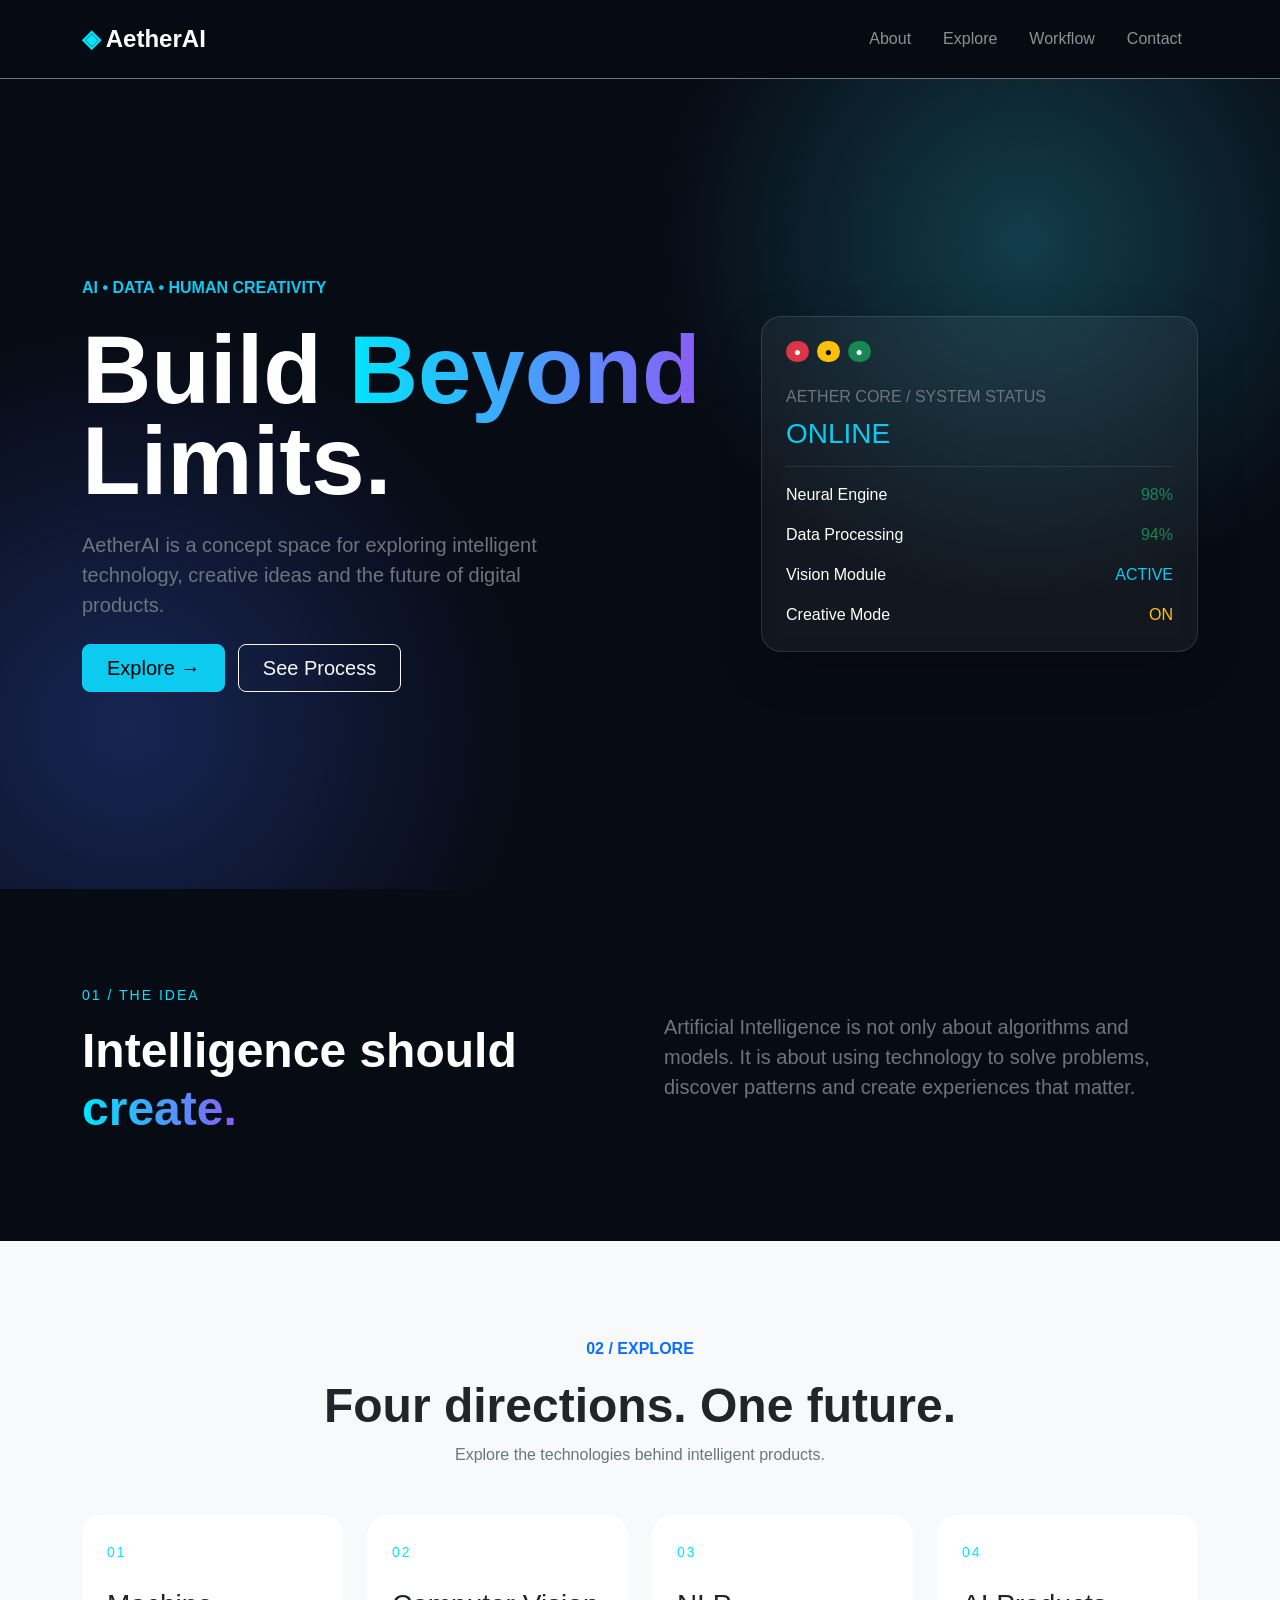
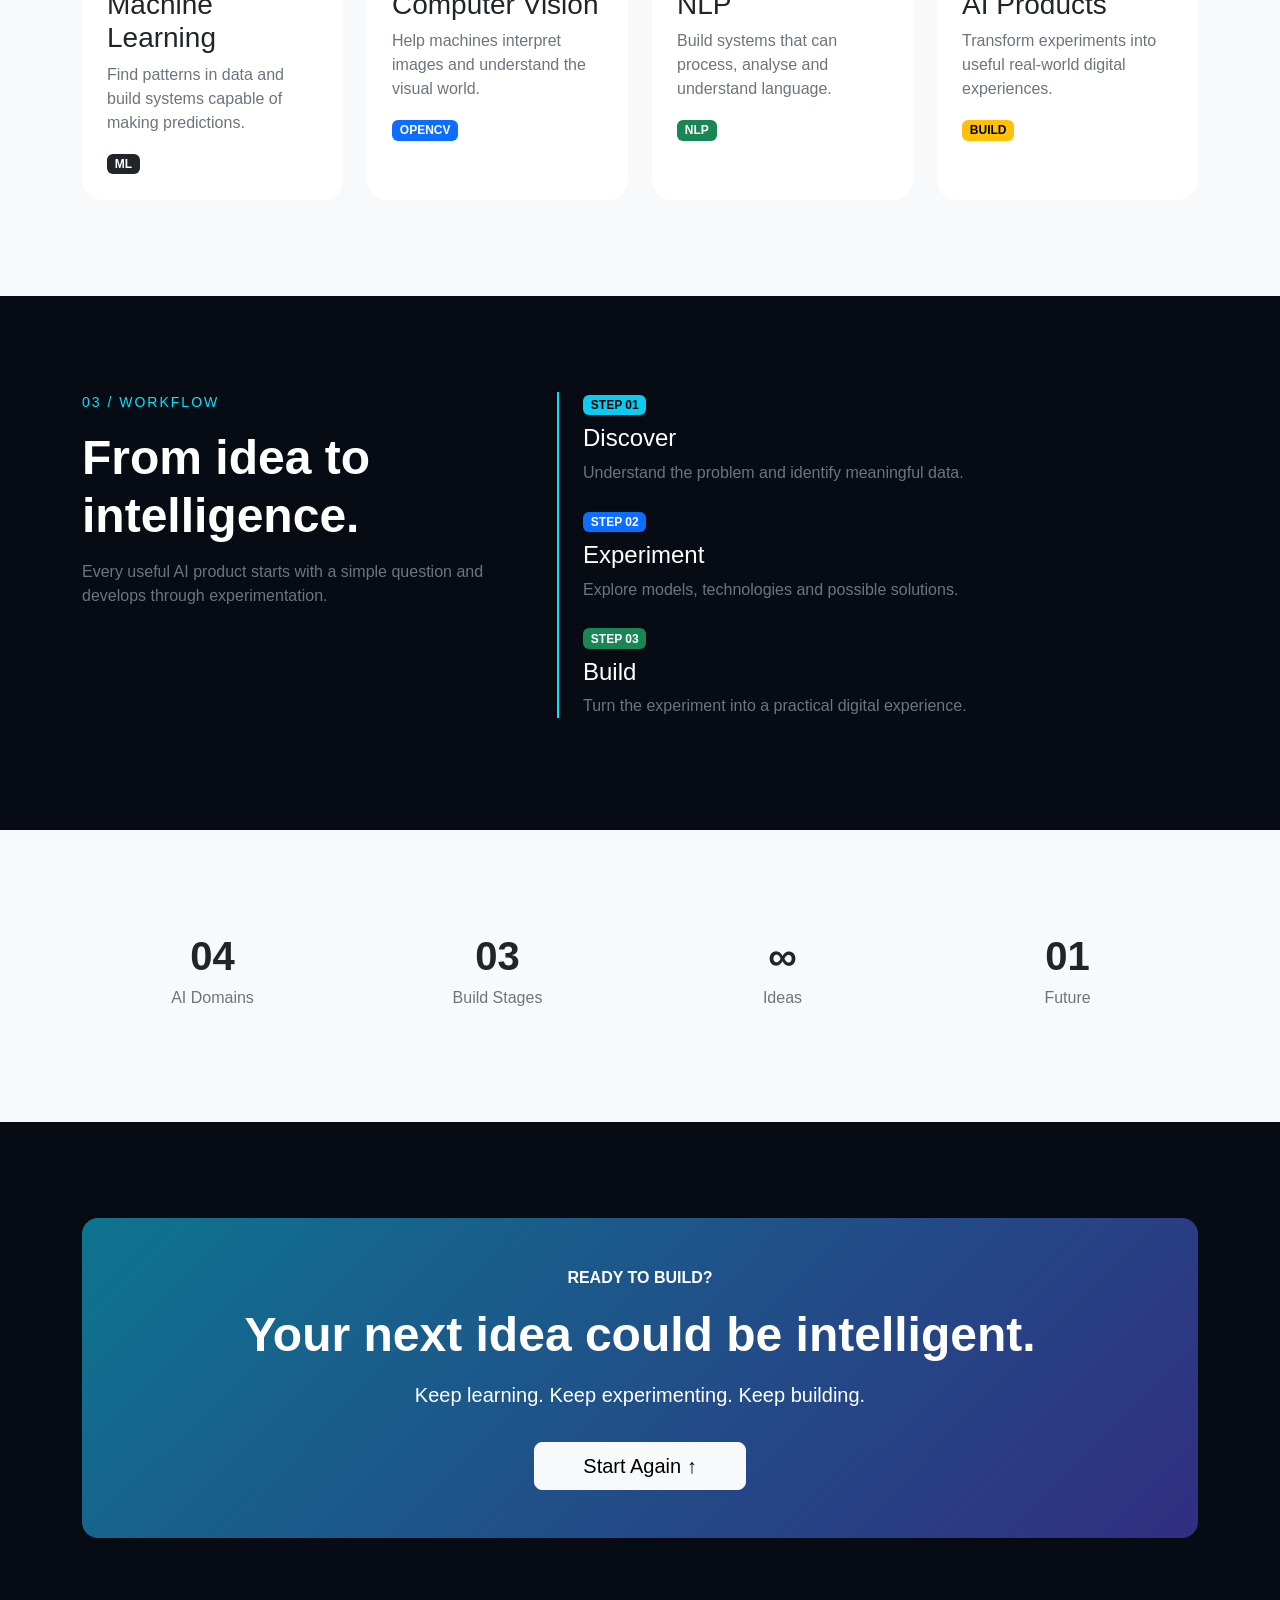
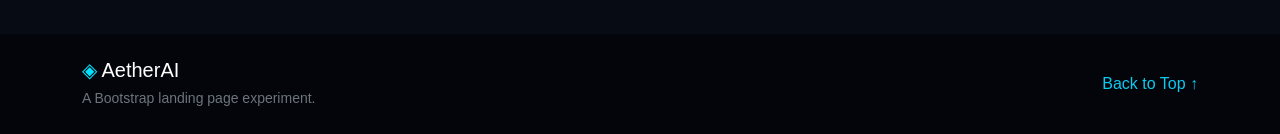
<file: bootstrap landing page/index.html>
<!DOCTYPE html>
<html lang="en">

<head>
    <meta charset="UTF-8">
    <meta name="viewport" content="width=device-width, initial-scale=1.0">

    <title>AetherAI | Build Beyond Limits</title>

    <!-- Bootstrap 5 -->
    <link
        href="https://cdn.jsdelivr.net/npm/bootstrap@5.3.3/dist/css/bootstrap.min.css"
        rel="stylesheet"
    >

    <style>

        html {
            scroll-behavior: smooth;
        }

        body {
            background: #070b14;
            color: white;
            font-family: Arial, sans-serif;
        }

        .navbar {
            background: rgba(7, 11, 20, 0.95);
        }

        .brand-mark {
            color: #00e5ff;
        }

        .hero {
            min-height: 90vh;
            display: flex;
            align-items: center;
            background:
                radial-gradient(circle at 80% 20%, #123c4a 0%, transparent 30%),
                radial-gradient(circle at 10% 80%, #172554 0%, transparent 30%),
                #070b14;
        }

        .hero-title {
            font-size: clamp(3rem, 8vw, 6rem);
            line-height: 0.95;
            font-weight: 800;
        }

        .gradient-text {
        background: linear-gradient(90deg, #00e5ff, #8b5cf6);
        background-clip: text;
        color: transparent;
        }

        .glass-card {
            background: rgba(255, 255, 255, 0.05);
            border: 1px solid rgba(255, 255, 255, 0.12);
            backdrop-filter: blur(10px);
            border-radius: 20px;
        }

        .feature-card {
            transition: 0.3s;
        }

        .feature-card:hover {
            transform: translateY(-8px);
            border-color: #00e5ff;
        }

        .number {
            color: #00e5ff;
            font-size: 14px;
            letter-spacing: 2px;
        }

        .stat-number {
            font-size: 2.5rem;
            font-weight: bold;
        }

        .workflow-line {
            border-left: 2px solid #00e5ff;
        }

        .cta {
            background: linear-gradient(135deg, #0e7490, #312e81);
        }

        footer {
            background: #03050a;
        }

    </style>
</head>


<body id="top">


<!-- ================= NAVBAR ================= -->

<nav class="navbar navbar-expand-lg navbar-dark sticky-top border-bottom border-secondary">

    <div class="container py-2">

        <a class="navbar-brand fw-bold fs-4" href="#top">
            <span class="brand-mark">◈</span>
            AetherAI
        </a>

        <button
            class="navbar-toggler"
            type="button"
            data-bs-toggle="collapse"
            data-bs-target="#mainNav">

            <span class="navbar-toggler-icon"></span>

        </button>


        <div class="collapse navbar-collapse" id="mainNav">

            <div class="navbar-nav ms-auto">

                <a class="nav-link px-3" href="#about">
                    About
                </a>

                <a class="nav-link px-3" href="#features">
                    Explore
                </a>

                <a class="nav-link px-3" href="#workflow">
                    Workflow
                </a>

                <a class="nav-link px-3" href="#contact">
                    Contact
                </a>

            </div>

        </div>

    </div>

</nav>



<!-- ================= HERO ================= -->

<header id="home" class="hero">

    <div class="container">

        <div class="row align-items-center g-5">

            <!-- LEFT -->

            <div class="col-12 col-lg-7">

                <p class="text-info fw-bold text-uppercase mb-4">
                    AI • DATA • HUMAN CREATIVITY
                </p>

                <h1 class="hero-title">
                    Build
                    <span class="gradient-text">
                        Beyond
                    </span>
                    Limits.
                </h1>

                <p class="lead text-secondary mt-4 col-lg-10">

                    AetherAI is a concept space for exploring
                    intelligent technology, creative ideas and
                    the future of digital products.

                </p>


                <div class="mt-4">

                    <a
                        href="#features"
                        class="btn btn-info btn-lg px-4 me-2"
                    >
                        Explore →
                    </a>

                    <a
                        href="#workflow"
                        class="btn btn-outline-light btn-lg px-4"
                    >
                        See Process
                    </a>

                </div>

            </div>


            <!-- RIGHT AI TERMINAL -->

            <div class="col-12 col-lg-5">

                <div class="glass-card p-4 shadow-lg">

                    <div class="d-flex gap-2 mb-4">

                        <span class="badge rounded-pill text-bg-danger">
                            ●
                        </span>

                        <span class="badge rounded-pill text-bg-warning">
                            ●
                        </span>

                        <span class="badge rounded-pill text-bg-success">
                            ●
                        </span>

                    </div>

                    <p class="text-secondary mb-2">
                        AETHER CORE / SYSTEM STATUS
                    </p>

                    <h3 class="text-info">
                        ONLINE
                    </h3>

                    <hr class="border-secondary">

                    <div class="d-flex justify-content-between mb-3">
                        <span>Neural Engine</span>
                        <span class="text-success">98%</span>
                    </div>

                    <div class="d-flex justify-content-between mb-3">
                        <span>Data Processing</span>
                        <span class="text-success">94%</span>
                    </div>

                    <div class="d-flex justify-content-between mb-3">
                        <span>Vision Module</span>
                        <span class="text-info">ACTIVE</span>
                    </div>

                    <div class="d-flex justify-content-between">
                        <span>Creative Mode</span>
                        <span class="text-warning">ON</span>
                    </div>

                </div>

            </div>

        </div>

    </div>

</header>



<!-- ================= ABOUT ================= -->

<section id="about" class="py-5">

    <div class="container py-5">

        <div class="row align-items-center g-5">

            <div class="col-12 col-md-6">

                <p class="number">
                    01 / THE IDEA
                </p>

                <h2 class="display-5 fw-bold mt-3">
                    Intelligence should
                    <span class="gradient-text">
                        create.
                    </span>
                </h2>

            </div>


            <div class="col-12 col-md-6">

                <p class="text-secondary lead">

                    Artificial Intelligence is not only about
                    algorithms and models. It is about using
                    technology to solve problems, discover
                    patterns and create experiences that matter.

                </p>

            </div>

        </div>

    </div>

</section>



<!-- ================= FEATURES ================= -->

<section id="features" class="py-5 bg-light text-dark">

    <div class="container py-5">

        <div class="text-center mb-5">

            <p class="text-primary fw-bold">
                02 / EXPLORE
            </p>

            <h2 class="display-5 fw-bold">
                Four directions.
                One future.
            </h2>

            <p class="text-secondary">
                Explore the technologies behind intelligent products.
            </p>

        </div>


        <!-- BOOTSTRAP GRID -->

        <div class="row g-4">


            <!-- CARD 1 -->

            <div class="col-12 col-md-6 col-lg-3">

                <article class="glass-card feature-card h-100 p-4 bg-white">

                    <span class="number">
                        01
                    </span>

                    <h3 class="mt-4">
                        Machine Learning
                    </h3>

                    <p class="text-secondary">
                        Find patterns in data and build systems
                        capable of making predictions.
                    </p>

                    <span class="badge text-bg-dark">
                        ML
                    </span>

                </article>

            </div>


            <!-- CARD 2 -->

            <div class="col-12 col-md-6 col-lg-3">

                <article class="glass-card feature-card h-100 p-4 bg-white">

                    <span class="number">
                        02
                    </span>

                    <h3 class="mt-4">
                        Computer Vision
                    </h3>

                    <p class="text-secondary">
                        Help machines interpret images and
                        understand the visual world.
                    </p>

                    <span class="badge text-bg-primary">
                        OPENCV
                    </span>

                </article>

            </div>


            <!-- CARD 3 -->

            <div class="col-12 col-md-6 col-lg-3">

                <article class="glass-card feature-card h-100 p-4 bg-white">

                    <span class="number">
                        03
                    </span>

                    <h3 class="mt-4">
                        NLP
                    </h3>

                    <p class="text-secondary">
                        Build systems that can process,
                        analyse and understand language.
                    </p>

                    <span class="badge text-bg-success">
                        NLP
                    </span>

                </article>

            </div>


            <!-- CARD 4 -->

            <div class="col-12 col-md-6 col-lg-3">

                <article class="glass-card feature-card h-100 p-4 bg-white">

                    <span class="number">
                        04
                    </span>

                    <h3 class="mt-4">
                        AI Products
                    </h3>

                    <p class="text-secondary">
                        Transform experiments into useful
                        real-world digital experiences.
                    </p>

                    <span class="badge text-bg-warning">
                        BUILD
                    </span>

                </article>

            </div>

        </div>

    </div>

</section>



<!-- ================= WORKFLOW ================= -->

<section id="workflow" class="py-5">

    <div class="container py-5">

        <div class="row">

            <div class="col-12 col-lg-5">

                <p class="number">
                    03 / WORKFLOW
                </p>

                <h2 class="display-5 fw-bold mt-3">
                    From idea
                    to intelligence.
                </h2>

                <p class="text-secondary mt-3">
                    Every useful AI product starts with a simple
                    question and develops through experimentation.
                </p>

            </div>


            <div class="col-12 col-lg-7 mt-5 mt-lg-0">

                <div class="workflow-line ps-4">

                    <div class="mb-4">

                        <span class="badge text-bg-info">
                            STEP 01
                        </span>

                        <h4 class="mt-2">
                            Discover
                        </h4>

                        <p class="text-secondary">
                            Understand the problem and identify
                            meaningful data.
                        </p>

                    </div>


                    <div class="mb-4">

                        <span class="badge text-bg-primary">
                            STEP 02
                        </span>

                        <h4 class="mt-2">
                            Experiment
                        </h4>

                        <p class="text-secondary">
                            Explore models, technologies and
                            possible solutions.
                        </p>

                    </div>


                    <div>

                        <span class="badge text-bg-success">
                            STEP 03
                        </span>

                        <h4 class="mt-2">
                            Build
                        </h4>

                        <p class="text-secondary">
                            Turn the experiment into a practical
                            digital experience.
                        </p>

                    </div>

                </div>

            </div>

        </div>

    </div>

</section>



<!-- ================= STATS ================= -->

<section class="py-5 bg-light text-dark">

    <div class="container py-5">

        <div class="row text-center g-4">

            <div class="col-6 col-md-3">

                <div class="stat-number">
                    04
                </div>

                <p class="text-secondary">
                    AI Domains
                </p>

            </div>


            <div class="col-6 col-md-3">

                <div class="stat-number">
                    03
                </div>

                <p class="text-secondary">
                    Build Stages
                </p>

            </div>


            <div class="col-6 col-md-3">

                <div class="stat-number">
                    ∞
                </div>

                <p class="text-secondary">
                    Ideas
                </p>

            </div>


            <div class="col-6 col-md-3">

                <div class="stat-number">
                    01
                </div>

                <p class="text-secondary">
                    Future
                </p>

            </div>

        </div>

    </div>

</section>



<!-- ================= CTA ================= -->

<section id="contact" class="py-5">

    <div class="container py-5">

        <div class="cta rounded-4 p-5 text-center">

            <p class="fw-bold">
                READY TO BUILD?
            </p>

            <h2 class="display-5 fw-bold">
                Your next idea could be intelligent.
            </h2>

            <p class="lead mt-3">
                Keep learning. Keep experimenting. Keep building.
            </p>

            <a
                href="#top"
                class="btn btn-light btn-lg px-5 mt-3"
            >
                Start Again ↑
            </a>

        </div>

    </div>

</section>



<!-- ================= FOOTER ================= -->

<footer class="py-4">

    <div class="container">

        <div class="row align-items-center">

            <div class="col-12 col-md-6">

                <h5 class="mb-1">
                    <span class="brand-mark">◈</span>
                    AetherAI
                </h5>

                <small class="text-secondary">
                    A Bootstrap landing page experiment.
                </small>

            </div>


            <div class="col-12 col-md-6 text-md-end mt-3 mt-md-0">

                <a
                    href="#top"
                    class="text-info text-decoration-none"
                >
                    Back to Top ↑
                </a>

            </div>

        </div>

    </div>

</footer>



<!-- Bootstrap JS -->

<script
    src="https://cdn.jsdelivr.net/npm/bootstrap@5.3.3/dist/js/bootstrap.bundle.min.js">
</script>


</body>
</html>
</file>
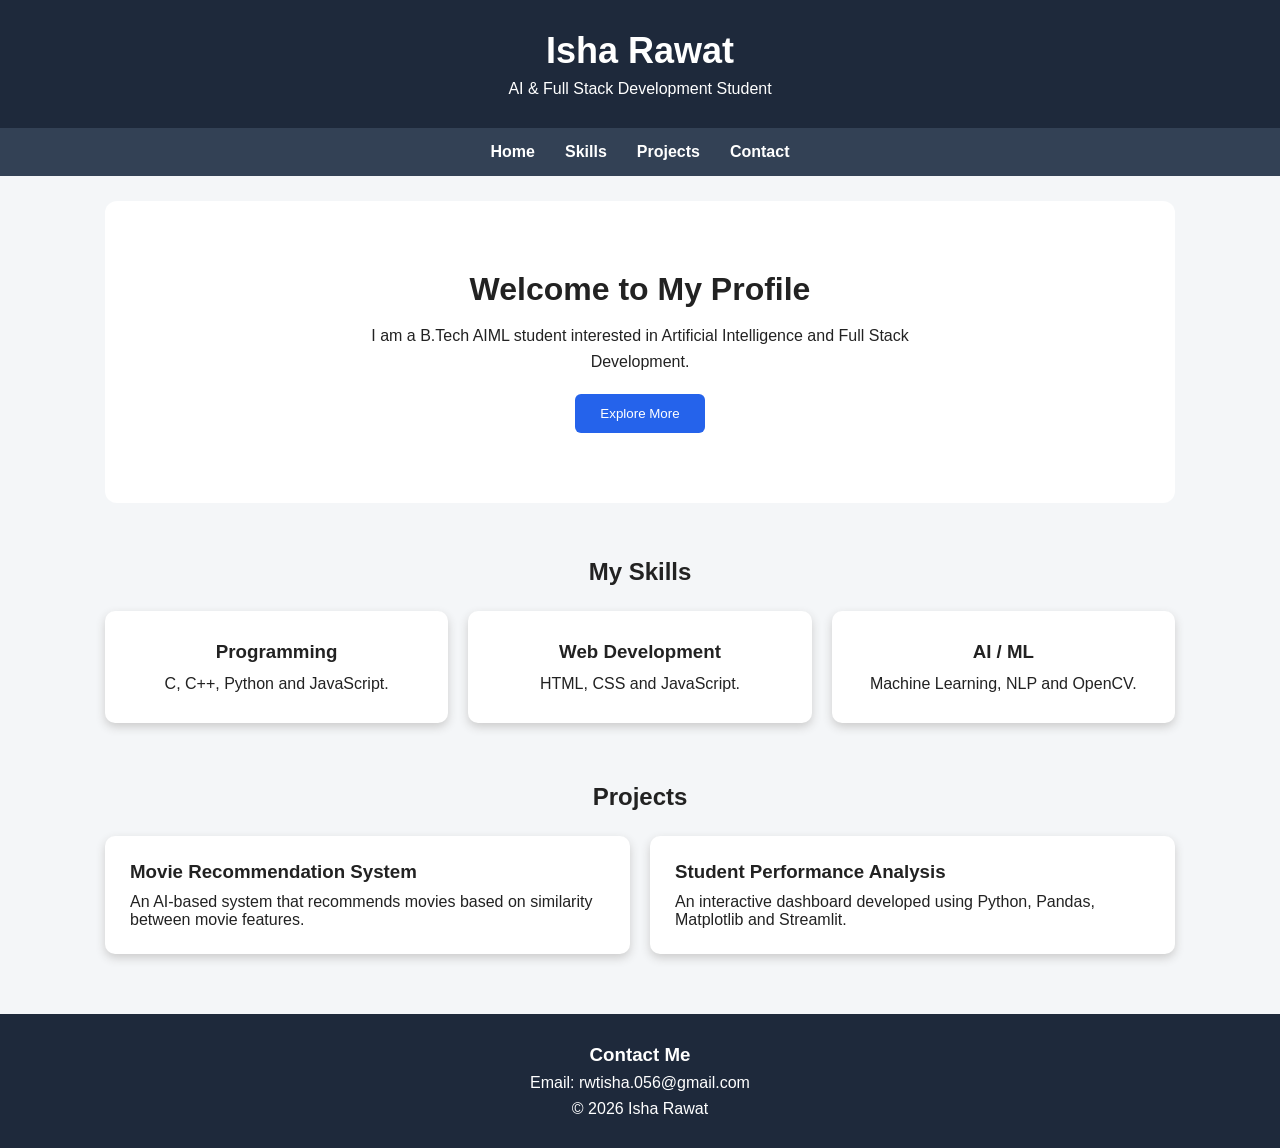
<file: css responsive webpage/index.html>
<!DOCTYPE html>
<html lang="en">
<head>
    <meta charset="UTF-8">
    <meta name="viewport" content="width=device-width, initial-scale=1.0">
    <title>Responsive Webpage</title>
    <link rel="stylesheet" href="style.css">
</head>

<body>

    <header>
        <h1>Isha Rawat</h1>
        <p>AI & Full Stack Development Student</p>
    </header>

    <nav>
        <a href="#home">Home</a>
        <a href="#skills">Skills</a>
        <a href="#projects">Projects</a>
        <a href="#contact">Contact</a>
    </nav>

    <main>

        <section id="home" class="hero">
            <div>
                <h2>Welcome to My Profile</h2>
                <p>
                    I am a B.Tech AIML student interested in
                    Artificial Intelligence and Full Stack Development.
                </p>
                <button>Explore More</button>
            </div>
        </section>

        <section id="skills">
            <h2>My Skills</h2>

            <div class="skills-container">

                <article class="card">
                    <h3>Programming</h3>
                    <p>C, C++, Python and JavaScript.</p>
                </article>

                <article class="card">
                    <h3>Web Development</h3>
                    <p>HTML, CSS and JavaScript.</p>
                </article>

                <article class="card">
                    <h3>AI / ML</h3>
                    <p>Machine Learning, NLP and OpenCV.</p>
                </article>

            </div>
        </section>

        <section id="projects">
            <h2>Projects</h2>

            <div class="projects-container">

                <article class="project">
                    <h3>Movie Recommendation System</h3>
                    <p>
                        An AI-based system that recommends movies
                        based on similarity between movie features.
                    </p>
                </article>

                <article class="project">
                    <h3>Student Performance Analysis</h3>
                    <p>
                        An interactive dashboard developed using
                        Python, Pandas, Matplotlib and Streamlit.
                    </p>
                </article>

            </div>
        </section>

    </main>

    <footer id="contact">
        <h3>Contact Me</h3>
        <p>Email: rwtisha.056@gmail.com</p>
        <p>&copy; 2026 Isha Rawat</p>
    </footer>

</body>
</html>
</file>
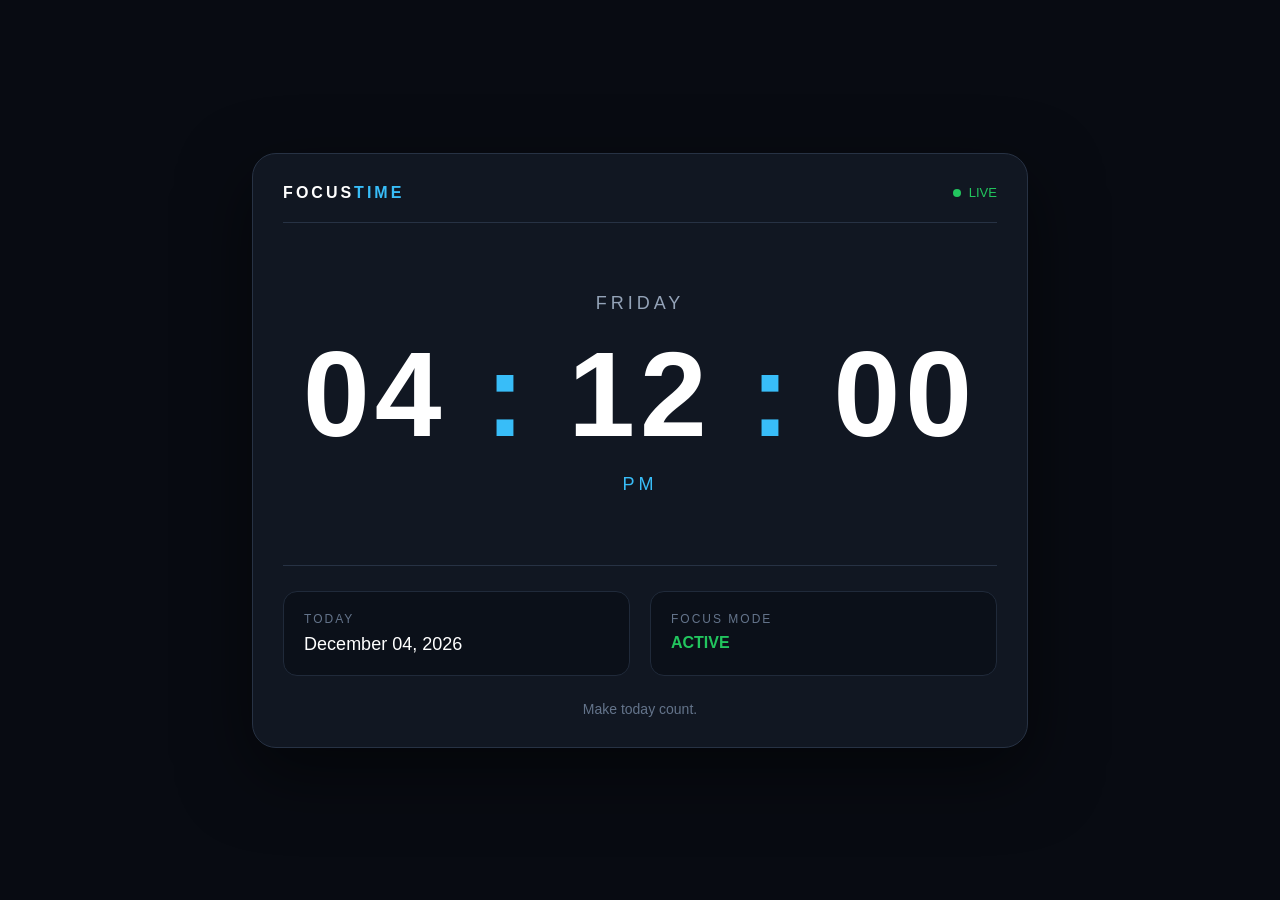
<file: digital clock/index.html>
<!DOCTYPE html>
<html lang="en">

<head>
    <meta charset="UTF-8">
    <meta name="viewport" content="width=device-width, initial-scale=1.0">

    <title>FocusTime Digital Clock</title>

    <link rel="stylesheet" href="style.css">
</head>

<body>

    <main class="clock-wrapper">

        <div class="clock-card">

            <div class="top-section">
                <p class="brand">FOCUS<span>TIME</span></p>

                <div class="status">
                    <span class="dot"></span>
                    LIVE
                </div>
            </div>


            <section class="clock-section">

                <p id="day" class="day">
                    Monday
                </p>

                <div class="time">
                    <span id="hours">00</span>
                    <span class="colon">:</span>
                    <span id="minutes">00</span>
                    <span class="colon">:</span>
                    <span id="seconds">00</span>
                </div>

                <p id="period" class="period">
                    AM
                </p>

            </section>


            <section class="date-box">

                <div>
                    <p class="label">TODAY</p>
                    <p id="date">01 January 2026</p>
                </div>

                <div>
                    <p class="label">FOCUS MODE</p>
                    <p class="active-text">ACTIVE</p>
                </div>

            </section>


            <footer>
                <p>
                    Make today count.
                </p>
            </footer>

        </div>

    </main>


    <script src="script.js"></script>

</body>

</html>
</file>
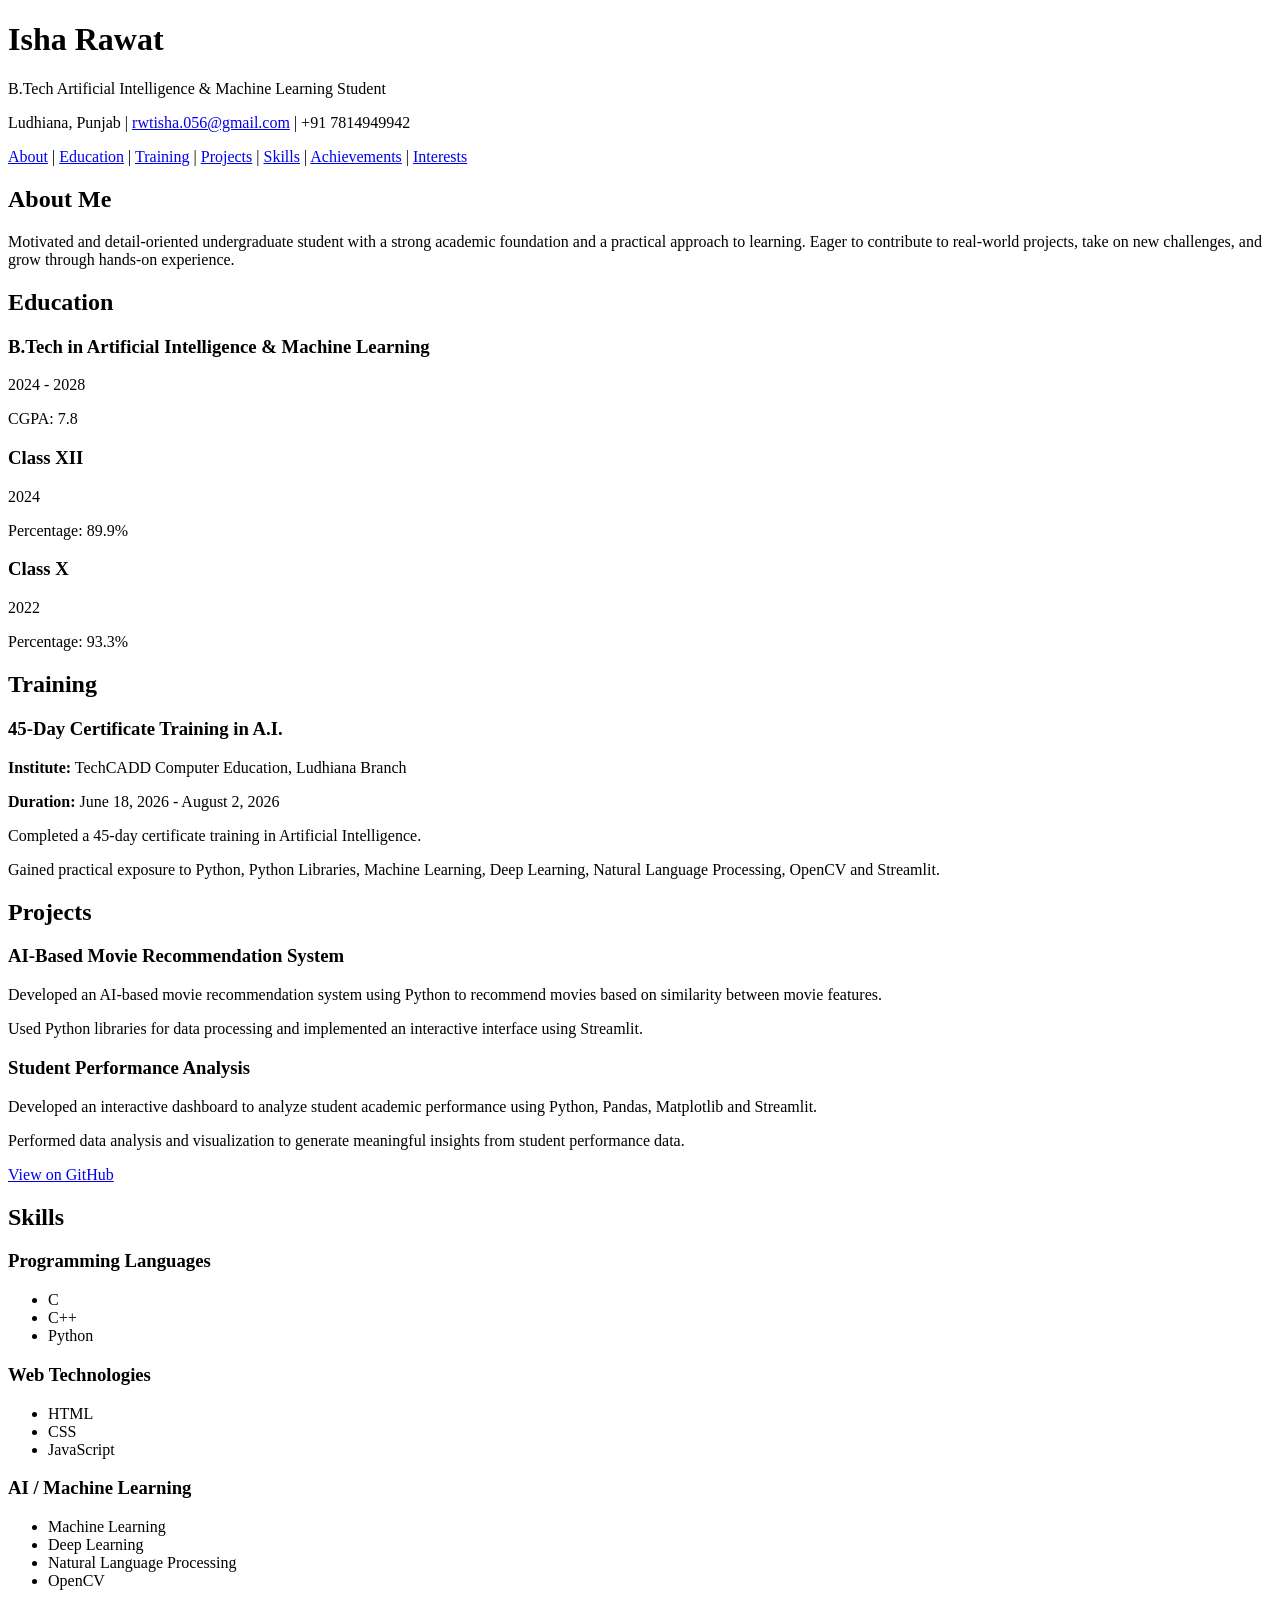
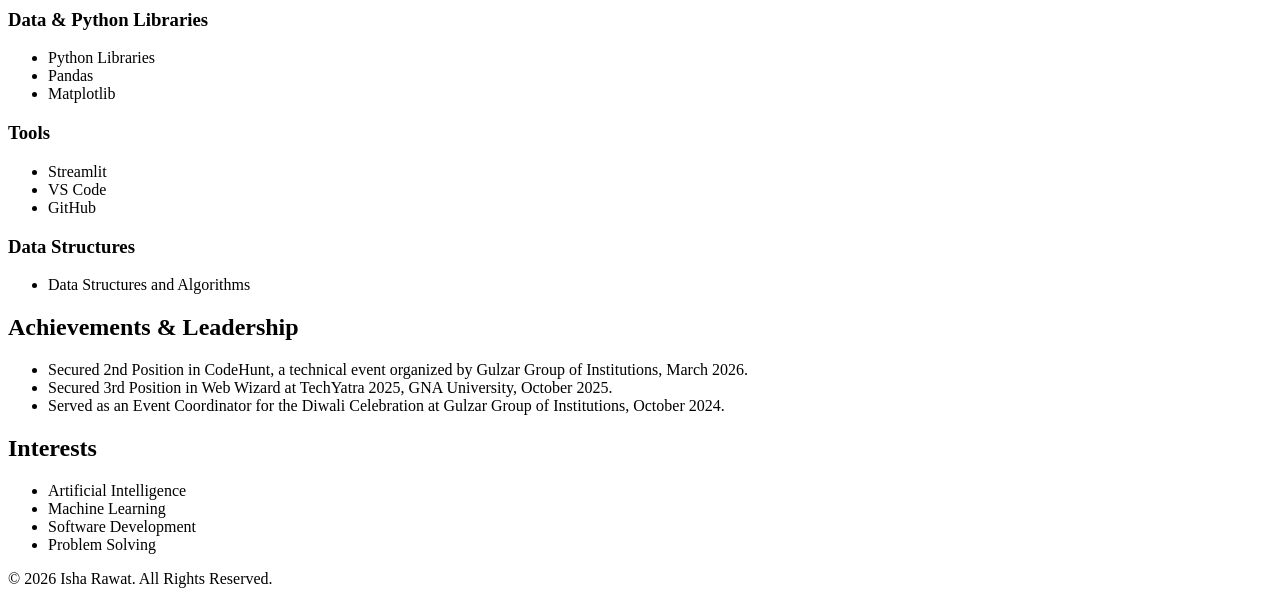
<file: html personal profile/index.html>
<!DOCTYPE html>
<html lang="en">
<head>
    <meta charset="UTF-8">
    <meta name="viewport" content="width=device-width, initial-scale=1.0">
    <title>Isha Rawat - Personal Profile</title>
</head>

<body>

    <!-- Header -->
    <header>
        <h1>Isha Rawat</h1>

        <p>
            B.Tech Artificial Intelligence & Machine Learning Student
        </p>

        <p>
            Ludhiana, Punjab |
            <a href="mailto:rwtisha.056@gmail.com">rwtisha.056@gmail.com</a> |
            +91 7814949942
        </p>


    <!-- Navigation -->
    <nav>
        <a href="#about">About</a> |
        <a href="#education">Education</a> |
        <a href="#training">Training</a> |
        <a href="#projects">Projects</a> |
        <a href="#skills">Skills</a> |
        <a href="#achievements">Achievements</a> |
        <a href="#interests">Interests</a>
    </nav>

    <main>

        <!-- About Section -->
        <section id="about">
            <h2>About Me</h2>

            <article>
                <p>
                    Motivated and detail-oriented undergraduate student with a
                    strong academic foundation and a practical approach to learning.
                    Eager to contribute to real-world projects, take on new
                    challenges, and grow through hands-on experience.
                </p>
            </article>
        </section>

        <!-- Education Section -->
        <section id="education">
            <h2>Education</h2>

            <article>
                <h3>B.Tech in Artificial Intelligence & Machine Learning</h3>
                <p>2024 - 2028</p>
                <p>CGPA: 7.8</p>
            </article>

            <article>
                <h3>Class XII</h3>
                <p>2024</p>
                <p>Percentage: 89.9%</p>
            </article>

            <article>
                <h3>Class X</h3>
                <p>2022</p>
                <p>Percentage: 93.3%</p>
            </article>
        </section>

        <!-- Training Section -->
        <section id="training">
            <h2>Training</h2>

            <article>
                <h3>45-Day Certificate Training in A.I.</h3>

                <p>
                    <strong>Institute:</strong>
                    TechCADD Computer Education, Ludhiana Branch
                </p>

                <p>
                    <strong>Duration:</strong>
                    June 18, 2026 - August 2, 2026
                </p>

                <p>
                    Completed a 45-day certificate training in Artificial
                    Intelligence.
                </p>

                <p>
                    Gained practical exposure to Python, Python Libraries,
                    Machine Learning, Deep Learning, Natural Language
                    Processing, OpenCV and Streamlit.
                </p>
            </article>
        </section>

        <!-- Projects Section -->
        <section id="projects">
            <h2>Projects</h2>

            <article>
                <h3>AI-Based Movie Recommendation System</h3>

                <p>
                    Developed an AI-based movie recommendation system using
                    Python to recommend movies based on similarity between
                    movie features.
                </p>

                <p>
                    Used Python libraries for data processing and implemented
                    an interactive interface using Streamlit.
                </p>
            </article>

            <article>
                <h3>Student Performance Analysis</h3>

                <p>
                    Developed an interactive dashboard to analyze student
                    academic performance using Python, Pandas, Matplotlib
                    and Streamlit.
                </p>

                <p>
                    Performed data analysis and visualization to generate
                    meaningful insights from student performance data.
                </p>

                <p>
                    <a href="#">View on GitHub</a>
                </p>
            </article>
        </section>

        <!-- Skills Section -->
        <section id="skills">
            <h2>Skills</h2>

            <article>
                <h3>Programming Languages</h3>
                <ul>
                    <li>C</li>
                    <li>C++</li>
                    <li>Python</li>
                </ul>
            </article>

            <article>
                <h3>Web Technologies</h3>
                <ul>
                    <li>HTML</li>
                    <li>CSS</li>
                    <li>JavaScript</li>
                </ul>
            </article>

            <article>
                <h3>AI / Machine Learning</h3>
                <ul>
                    <li>Machine Learning</li>
                    <li>Deep Learning</li>
                    <li>Natural Language Processing</li>
                    <li>OpenCV</li>
                </ul>
            </article>

            <article>
                <h3>Data & Python Libraries</h3>
                <ul>
                    <li>Python Libraries</li>
                    <li>Pandas</li>
                    <li>Matplotlib</li>
                </ul>
            </article>

            <article>
                <h3>Tools</h3>
                <ul>
                    <li>Streamlit</li>
                    <li>VS Code</li>
                    <li>GitHub</li>
                </ul>
            </article>

            <article>
                <h3>Data Structures</h3>
                <ul>
                    <li>Data Structures and Algorithms</li>
                </ul>
            </article>
        </section>

        <!-- Achievements Section -->
        <section id="achievements">
            <h2>Achievements & Leadership</h2>

            <article>
                <ul>
                    <li>
                        Secured 2nd Position in CodeHunt, a technical event
                        organized by Gulzar Group of Institutions, March 2026.
                    </li>

                    <li>
                        Secured 3rd Position in Web Wizard at TechYatra 2025,
                        GNA University, October 2025.
                    </li>

                    <li>
                        Served as an Event Coordinator for the Diwali
                        Celebration at Gulzar Group of Institutions,
                        October 2024.
                    </li>
                </ul>
            </article>
        </section>

        <!-- Interests Section -->
        <section id="interests">
            <h2>Interests</h2>

            <article>
                <ul>
                    <li>Artificial Intelligence</li>
                    <li>Machine Learning</li>
                    <li>Software Development</li>
                    <li>Problem Solving</li>
                </ul>
            </article>
        </section>

    </main>

    <!-- Footer -->
    <footer>
        <p>&copy; 2026 Isha Rawat. All Rights Reserved.</p>
    </footer>

</body>
</html>
</file>
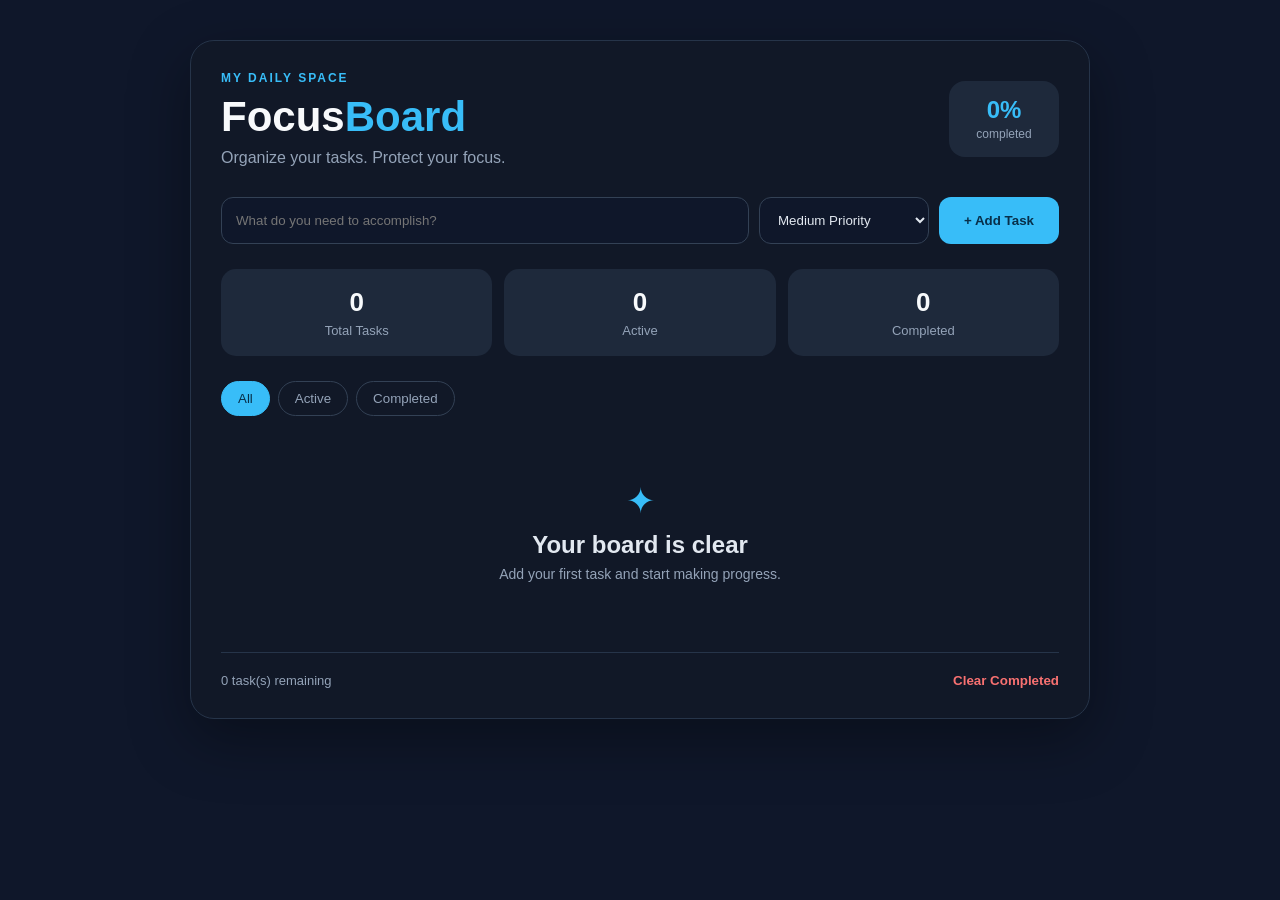
<file: todo list/index.html>
<!DOCTYPE html>
<html lang="en">
<head>
    <meta charset="UTF-8">
    <meta name="viewport" content="width=device-width, initial-scale=1.0">

    <title>FocusBoard | Smart To-Do List</title>

    <link rel="stylesheet" href="style.css">
</head>

<body>

    <main class="app-container">

        <!-- Header -->
        <header class="app-header">
            <div>
                <p class="mini-title">MY DAILY SPACE</p>
                <h1>Focus<span>Board</span></h1>
                <p class="subtitle">Organize your tasks. Protect your focus.</p>
            </div>

            <div class="progress-box">
                <strong id="progressCount">0%</strong>
                <span>completed</span>
            </div>
        </header>


        <!-- Add Task Section -->
        <section class="task-input-section">

            <input
                type="text"
                id="taskInput"
                placeholder="What do you need to accomplish?"
                autocomplete="off"
            >

            <select id="priorityInput">
                <option value="Low">Low Priority</option>
                <option value="Medium" selected>Medium Priority</option>
                <option value="High">High Priority</option>
            </select>

            <button id="addTaskBtn">
                + Add Task
            </button>

        </section>


        <!-- Task Statistics -->
        <section class="stats">

            <div class="stat-card">
                <span id="totalTasks">0</span>
                <p>Total Tasks</p>
            </div>

            <div class="stat-card">
                <span id="activeTasks">0</span>
                <p>Active</p>
            </div>

            <div class="stat-card">
                <span id="completedTasks">0</span>
                <p>Completed</p>
            </div>

        </section>


        <!-- Filter Section -->
        <nav class="filter-bar">

            <button class="filter-btn active" data-filter="all">
                All
            </button>

            <button class="filter-btn" data-filter="active">
                Active
            </button>

            <button class="filter-btn" data-filter="completed">
                Completed
            </button>

        </nav>


        <!-- Tasks -->
        <section class="task-section">

            <div id="taskList">

                <!-- JavaScript will add tasks here -->

            </div>

            <div id="emptyMessage" class="empty-message">
                <div class="empty-icon">✦</div>
                <h2>Your board is clear</h2>
                <p>Add your first task and start making progress.</p>
            </div>

        </section>


        <!-- Bottom Actions -->
        <footer class="app-footer">

            <p>
                <span id="remainingTasks">0</span>
                task(s) remaining
            </p>

            <button id="clearCompletedBtn">
                Clear Completed
            </button>

        </footer>

    </main>

    <script src="script.js"></script>

</body>
</html>
</file>
<file: css responsive webpage/style.css>
/* Basic CSS3 Properties */

* {
    box-sizing: border-box;
    margin: 0;
    padding: 0;
}

body {
    font-family: Arial, sans-serif;
    background-color: #f4f6f8;
    color: #222;
}

/* Header */

header {
    background-color: #1e293b;
    color: white;
    text-align: center;
    padding: 30px;
}

header h1 {
    font-size: 36px;
    margin-bottom: 8px;
}

/* Navigation */

nav {
    display: flex;
    justify-content: center;
    align-items: center;
    gap: 30px;
    background-color: #334155;
    padding: 15px;
}

nav a {
    color: white;
    text-decoration: none;
    font-weight: bold;
}

nav a:hover {
    color: #38bdf8;
}

/* Main */

main {
    max-width: 1100px;
    margin: auto;
}

/* Hero */

.hero {
    background-color: white;
    text-align: center;
    padding: 70px 20px;
    margin: 25px 15px;
    border-radius: 12px;
}

.hero h2 {
    font-size: 32px;
    margin-bottom: 15px;
}

.hero p {
    max-width: 600px;
    margin: auto;
    line-height: 1.6;
}

button {
    margin-top: 20px;
    padding: 12px 25px;
    border: none;
    border-radius: 6px;
    background-color: #2563eb;
    color: white;
    cursor: pointer;
}

button:hover {
    background-color: #1d4ed8;
}

/* Skills */

#skills,
#projects {
    padding: 30px 15px;
}

#skills h2,
#projects h2 {
    text-align: center;
    margin-bottom: 25px;
}

/* FLEXBOX */

.skills-container {
    display: flex;
    justify-content: space-between;
    gap: 20px;
}

.card {
    flex: 1;
    background-color: white;
    padding: 30px;
    text-align: center;
    border-radius: 10px;
    box-shadow: 0 4px 10px #ccc;
}

.card h3 {
    margin-bottom: 12px;
}

/* Projects */

.projects-container {
    display: flex;
    gap: 20px;
}

.project {
    flex: 1;
    background-color: white;
    padding: 25px;
    border-radius: 10px;
    box-shadow: 0 4px 10px #ccc;
}

.project h3 {
    margin-bottom: 10px;
}

/* Footer */

footer {
    margin-top: 30px;
    padding: 30px;
    text-align: center;
    background-color: #1e293b;
    color: white;
}

footer p {
    margin-top: 8px;
}

/* MEDIA QUERY */

@media (max-width: 600px) {

    header h1 {
        font-size: 28px;
    }

    nav {
        flex-direction: column;
        gap: 12px;
    }

    .hero {
        padding: 45px 15px;
    }

    .hero h2 {
        font-size: 25px;
    }

    /* Flexbox becomes vertical on mobile */

    .skills-container {
        flex-direction: column;
    }

    .projects-container {
        flex-direction: column;
    }

    .card,
    .project {
        width: 100%;
    }
}
</file>
<file: digital clock/style.css>
* {
    box-sizing: border-box;
    margin: 0;
    padding: 0;
}

body {
    min-height: 100vh;
    background: #080b12;
    color: white;
    font-family: Arial, sans-serif;

    display: flex;
    justify-content: center;
    align-items: center;

    padding: 20px;
}


/* Main Card */

.clock-card {
    width: 100%;
    max-width: 850px;

    background: #111722;

    border: 1px solid #273244;

    border-radius: 24px;

    padding: 30px;

    box-shadow: 0 25px 70px rgba(0, 0, 0, 0.5);
}


/* Top */

.top-section {
    display: flex;
    justify-content: space-between;
    align-items: center;

    border-bottom: 1px solid #273244;

    padding-bottom: 20px;
}

.brand {
    font-weight: bold;
    letter-spacing: 3px;
}

.brand span {
    color: #38bdf8;
}


.status {
    color: #22c55e;

    font-size: 13px;

    display: flex;
    align-items: center;

    gap: 8px;
}

.dot {
    width: 8px;
    height: 8px;

    background: #22c55e;

    border-radius: 50%;
}


/* Clock */

.clock-section {
    text-align: center;

    padding: 70px 20px;
}

.day {
    color: #94a3b8;

    font-size: 18px;

    text-transform: uppercase;

    letter-spacing: 4px;

    margin-bottom: 20px;
}


.time {
    font-size: clamp(55px, 12vw, 120px);

    font-weight: 700;

    letter-spacing: 5px;

    line-height: 1;
}


.colon {
    color: #38bdf8;
}


.period {
    color: #38bdf8;

    margin-top: 20px;

    font-size: 18px;

    letter-spacing: 4px;
}


/* Date information */

.date-box {
    display: grid;

    grid-template-columns: 1fr 1fr;

    gap: 20px;

    border-top: 1px solid #273244;

    padding-top: 25px;
}

.date-box > div {
    background: #0b1019;

    border: 1px solid #202a3a;

    border-radius: 14px;

    padding: 20px;
}

.label {
    color: #64748b;

    font-size: 12px;

    letter-spacing: 2px;

    margin-bottom: 8px;
}

#date {
    font-size: 18px;
}

.active-text {
    color: #22c55e;

    font-weight: bold;
}


/* Footer */

footer {
    text-align: center;

    color: #64748b;

    padding-top: 25px;

    font-size: 14px;
}


/* Responsive */

@media (max-width: 600px) {

    .clock-card {
        padding: 20px;

        border-radius: 18px;
    }

    .clock-section {
        padding: 55px 10px;
    }

    .date-box {
        grid-template-columns: 1fr;
    }

    .top-section {
        align-items: flex-start;
    }

    .time {
        letter-spacing: 2px;
    }

}
</file>
<file: todo list/style.css>
* {
    margin: 0;
    padding: 0;
    box-sizing: border-box;
}

body {
    font-family: Arial, sans-serif;
    min-height: 100vh;
    background: #0f172a;
    color: #e2e8f0;
    padding: 40px 20px;
}

.app-container {
    width: 100%;
    max-width: 900px;
    margin: auto;
    background: #111827;
    border: 1px solid #263449;
    border-radius: 24px;
    padding: 30px;
    box-shadow: 0 20px 60px rgba(0, 0, 0, 0.35);
}

/* Header */

.app-header {
    display: flex;
    justify-content: space-between;
    align-items: center;
    gap: 20px;
    margin-bottom: 30px;
}

.mini-title {
    color: #38bdf8;
    font-size: 12px;
    font-weight: bold;
    letter-spacing: 2px;
    margin-bottom: 8px;
}

h1 {
    font-size: 42px;
    color: #f8fafc;
}

h1 span {
    color: #38bdf8;
}

.subtitle {
    margin-top: 8px;
    color: #94a3b8;
}

.progress-box {
    min-width: 110px;
    padding: 15px;
    text-align: center;
    border-radius: 16px;
    background: #1e293b;
}

.progress-box strong {
    display: block;
    font-size: 24px;
    color: #38bdf8;
}

.progress-box span {
    font-size: 12px;
    color: #94a3b8;
}


/* Input Area */

.task-input-section {
    display: grid;
    grid-template-columns: 1fr 170px 120px;
    gap: 10px;
    margin-bottom: 25px;
}

.task-input-section input,
.task-input-section select {
    border: 1px solid #334155;
    border-radius: 12px;
    padding: 14px;
    background: #0f172a;
    color: #e2e8f0;
    outline: none;
}

.task-input-section input:focus,
.task-input-section select:focus {
    border-color: #38bdf8;
}

#addTaskBtn {
    border: none;
    border-radius: 12px;
    background: #38bdf8;
    color: #082f49;
    font-weight: bold;
    cursor: pointer;
    transition: 0.2s;
}

#addTaskBtn:hover {
    transform: translateY(-2px);
    background: #7dd3fc;
}


/* Statistics */

.stats {
    display: grid;
    grid-template-columns: repeat(3, 1fr);
    gap: 12px;
    margin-bottom: 25px;
}

.stat-card {
    background: #1e293b;
    border-radius: 15px;
    padding: 18px;
    text-align: center;
}

.stat-card span {
    display: block;
    font-size: 26px;
    font-weight: bold;
    color: #f8fafc;
}

.stat-card p {
    margin-top: 5px;
    font-size: 13px;
    color: #94a3b8;
}


/* Filters */

.filter-bar {
    display: flex;
    gap: 8px;
    margin-bottom: 20px;
}

.filter-btn {
    padding: 9px 16px;
    border: 1px solid #334155;
    border-radius: 20px;
    background: transparent;
    color: #94a3b8;
    cursor: pointer;
}

.filter-btn:hover,
.filter-btn.active {
    background: #38bdf8;
    color: #082f49;
    border-color: #38bdf8;
}


/* Task Cards */

#taskList {
    display: flex;
    flex-direction: column;
    gap: 10px;
}

.task-card {
    display: flex;
    align-items: center;
    gap: 14px;
    padding: 16px;
    background: #1e293b;
    border: 1px solid #334155;
    border-radius: 14px;
    transition: 0.2s;
}

.task-card:hover {
    border-color: #38bdf8;
}

.task-check {
    width: 20px;
    height: 20px;
    cursor: pointer;
    accent-color: #38bdf8;
}

.task-content {
    flex: 1;
}

.task-name {
    font-size: 15px;
    color: #f8fafc;
    word-break: break-word;
}

.task-card.completed .task-name {
    text-decoration: line-through;
    color: #64748b;
}

.priority {
    display: inline-block;
    margin-top: 6px;
    padding: 4px 8px;
    border-radius: 8px;
    font-size: 11px;
    background: #334155;
    color: #cbd5e1;
}

.delete-btn {
    border: none;
    background: transparent;
    color: #94a3b8;
    font-size: 18px;
    cursor: pointer;
    padding: 5px;
}

.delete-btn:hover {
    color: #f87171;
}


/* Empty State */

.empty-message {
    text-align: center;
    padding: 45px 20px;
    color: #94a3b8;
}

.empty-icon {
    font-size: 35px;
    color: #38bdf8;
    margin-bottom: 10px;
}

.empty-message h2 {
    color: #e2e8f0;
    margin-bottom: 7px;
}

.empty-message p {
    font-size: 14px;
}


/* Footer */

.app-footer {
    display: flex;
    justify-content: space-between;
    align-items: center;
    margin-top: 25px;
    padding-top: 20px;
    border-top: 1px solid #263449;
    color: #94a3b8;
    font-size: 13px;
}

#clearCompletedBtn {
    border: none;
    background: transparent;
    color: #f87171;
    cursor: pointer;
    font-weight: bold;
}

#clearCompletedBtn:hover {
    text-decoration: underline;
}


/* Mobile */

@media (max-width: 700px) {

    body {
        padding: 20px 12px;
    }

    .app-container {
        padding: 20px;
    }

    .app-header {
        flex-direction: column;
        align-items: flex-start;
    }

    h1 {
        font-size: 34px;
    }

    .progress-box {
        width: 100%;
    }

    .task-input-section {
        grid-template-columns: 1fr;
    }

    #addTaskBtn {
        padding: 13px;
    }

    .stats {
        grid-template-columns: 1fr;
    }

    .filter-bar {
        overflow-x: auto;
    }

    .app-footer {
        flex-direction: column;
        gap: 12px;
        align-items: flex-start;
    }
}
</file>
